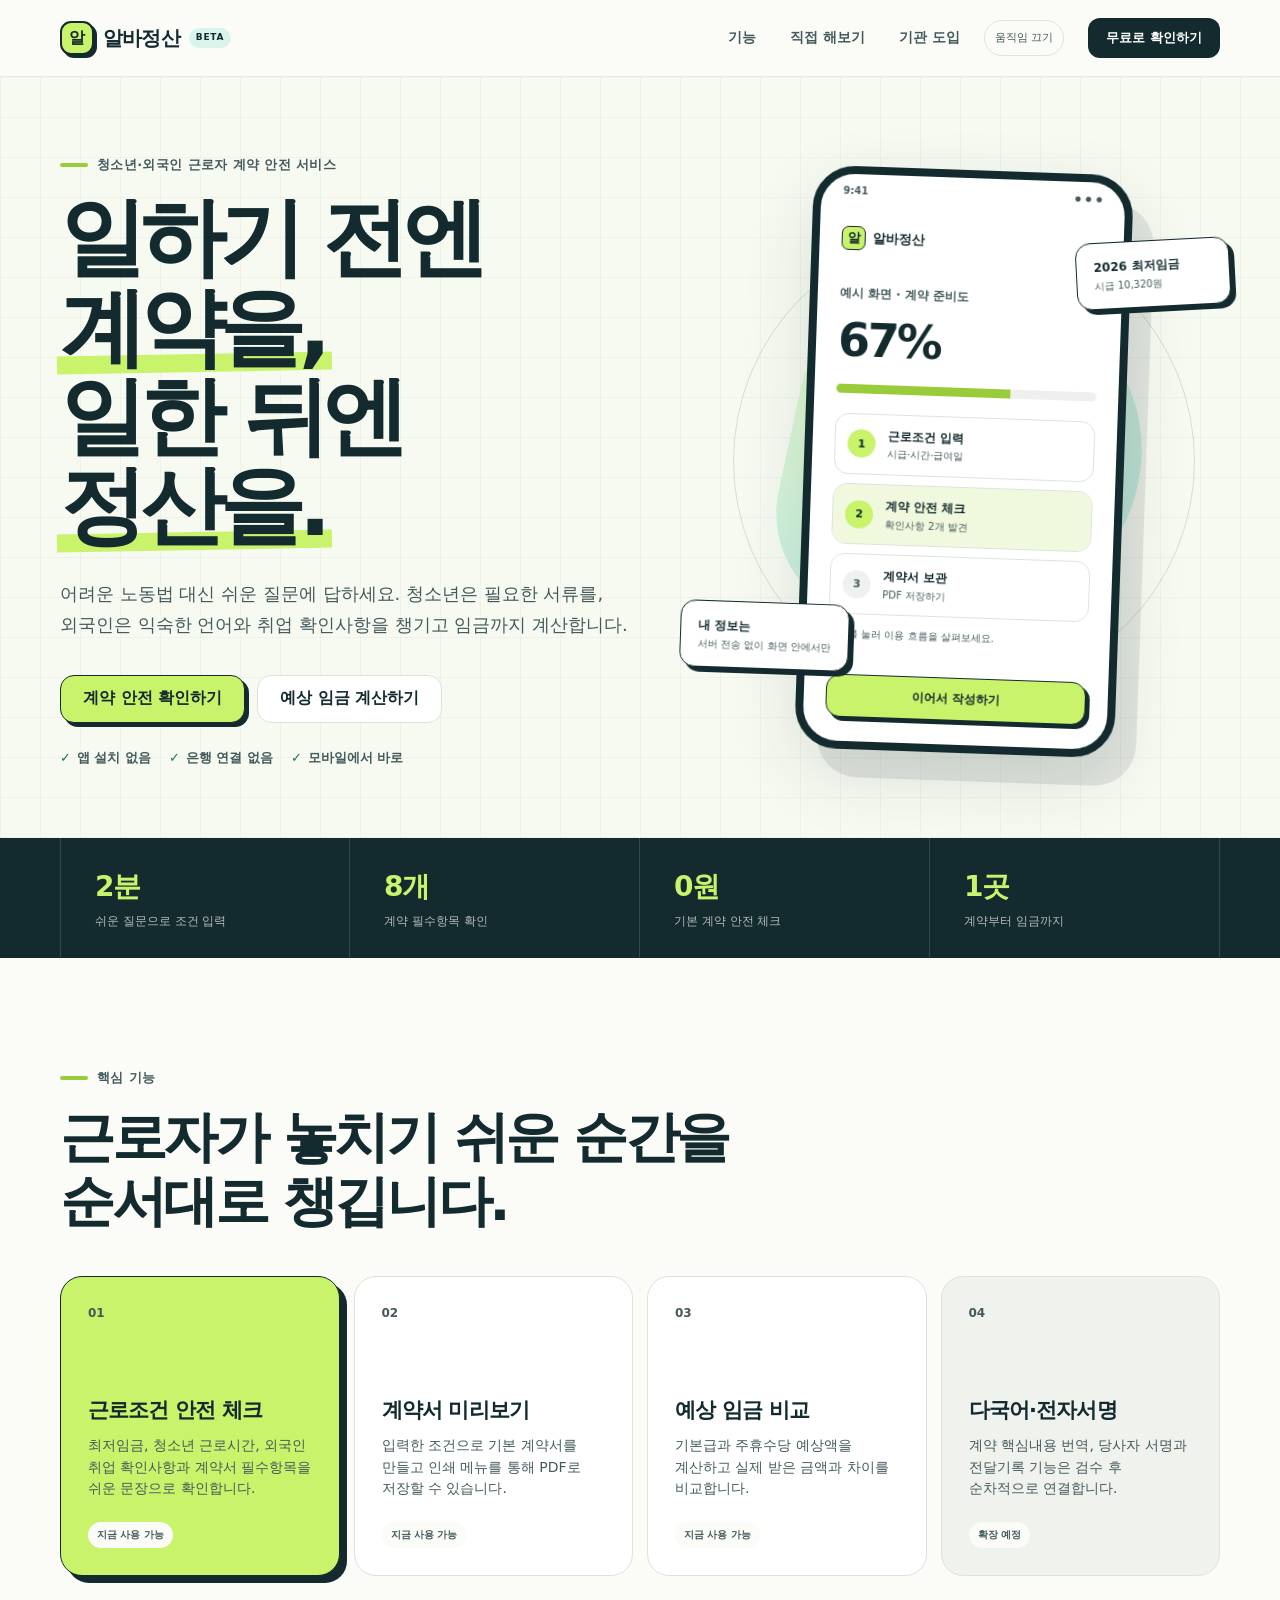
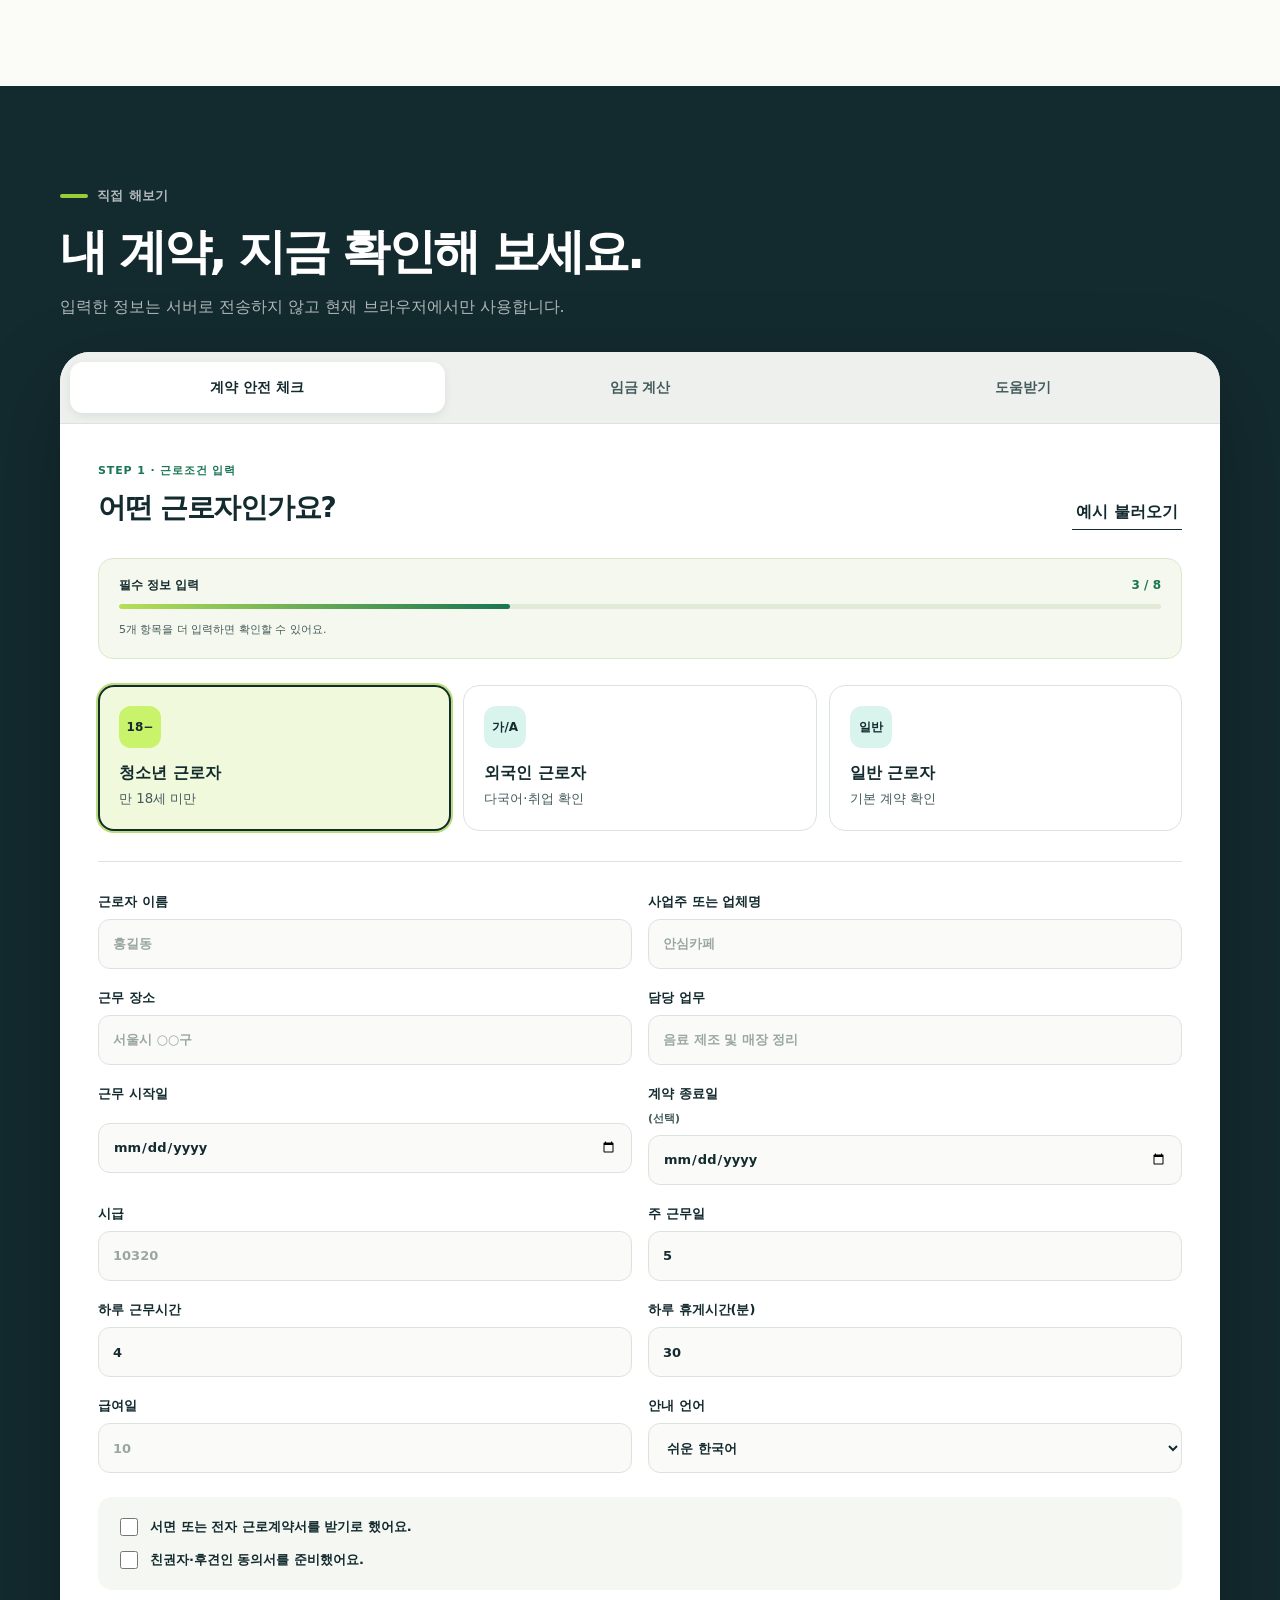
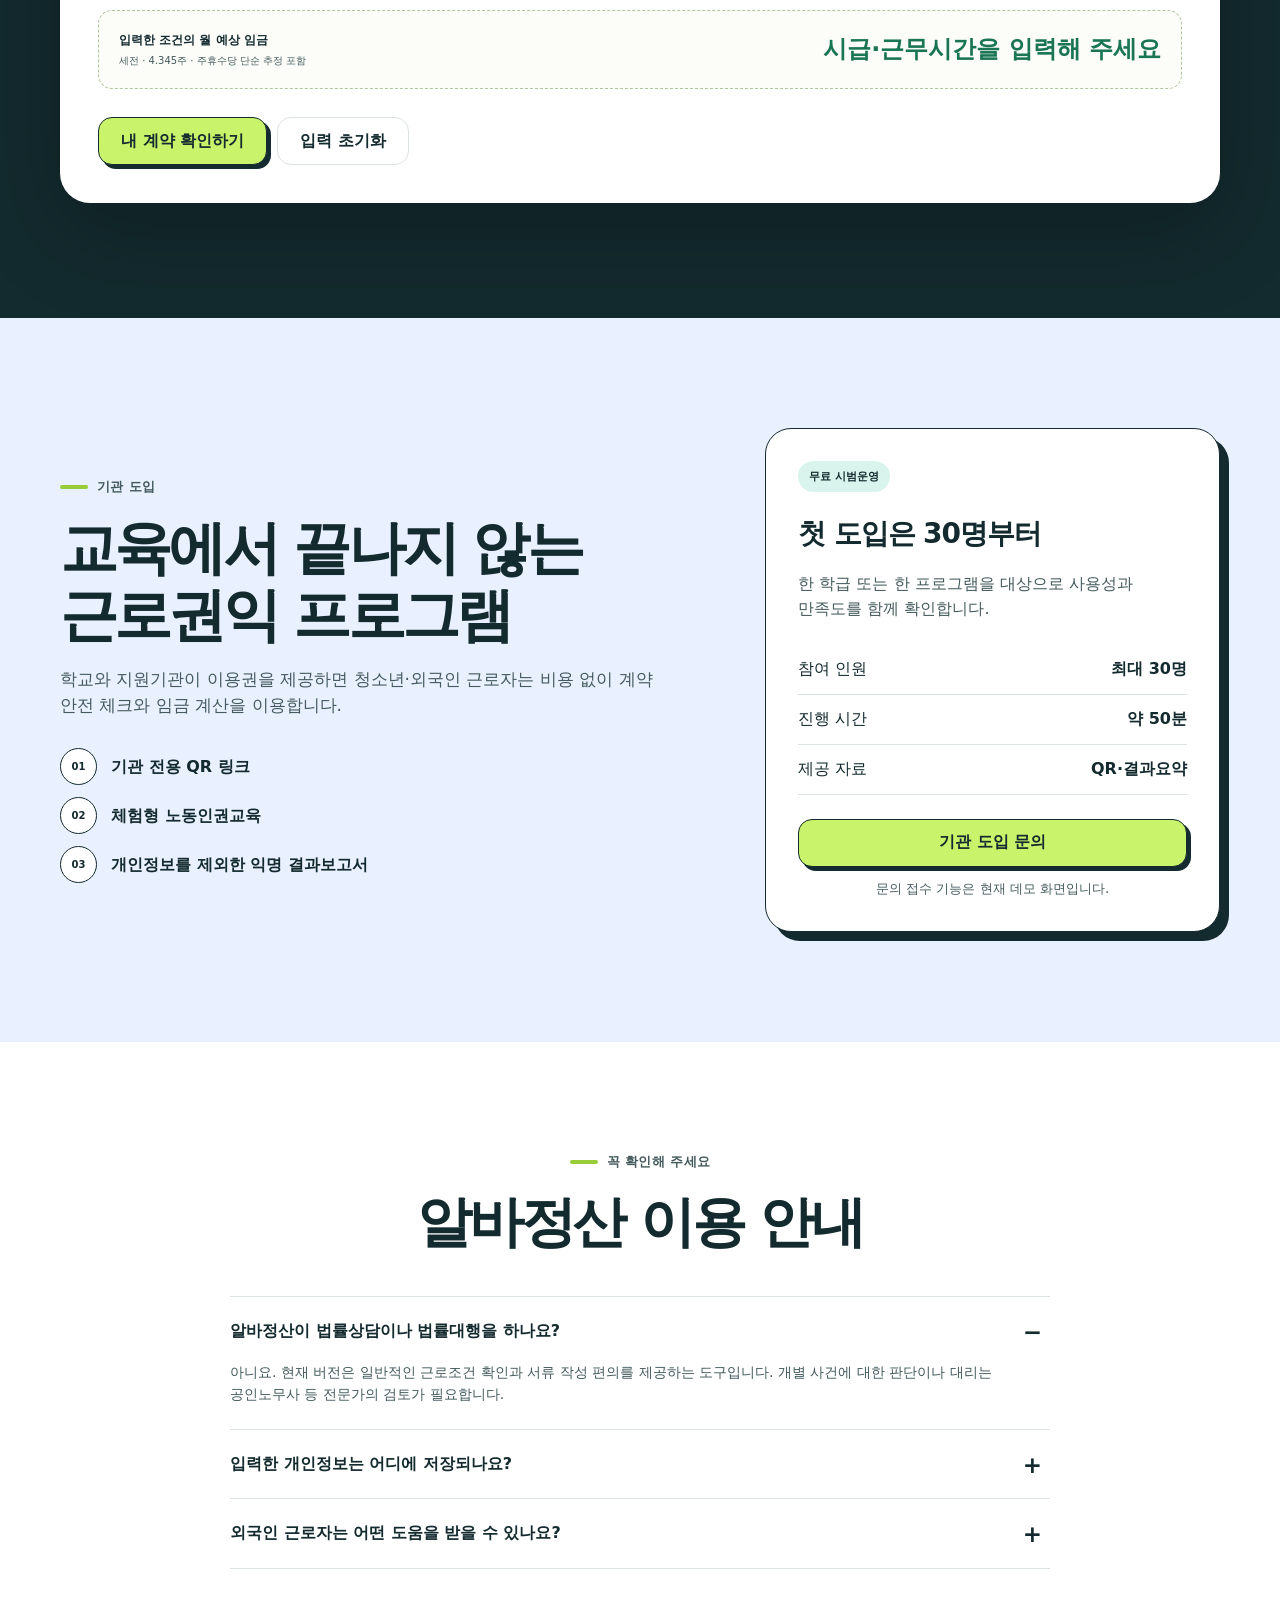
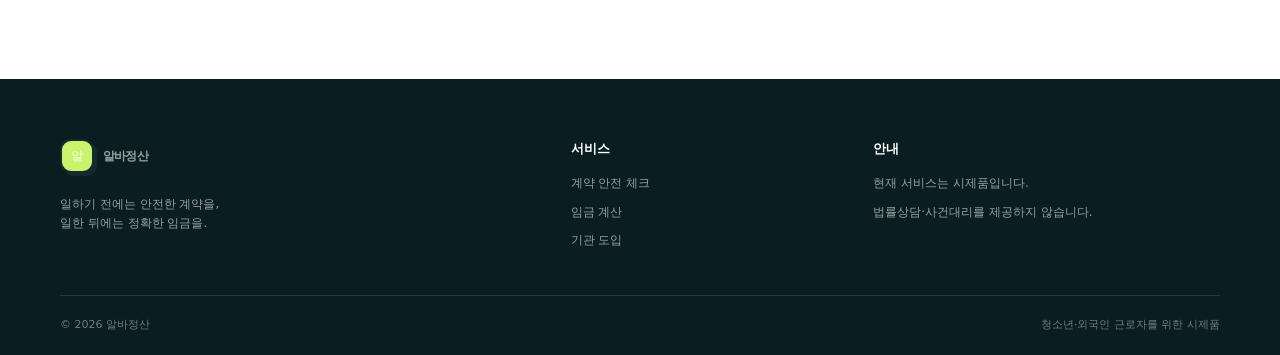
<file: index.html>
<!doctype html>
<html lang="ko">
  <head>
    <meta charset="UTF-8" />
    <meta name="viewport" content="width=device-width, initial-scale=1.0" />
    <meta
      name="description"
      content="청소년·외국인 근로자를 위한 모바일 근로계약·임금 확인 서비스 알바정산"
    />
    <title>알바정산 | 계약부터 임금 확인까지</title>
    <link rel="stylesheet" href="./styles.css" />
    <meta name="theme-color" content="#132a2e" />
    <link rel="icon" href="data:image/svg+xml,%3Csvg xmlns='http://www.w3.org/2000/svg' viewBox='0 0 64 64'%3E%3Crect width='64' height='64' rx='18' fill='%23c8f36a'/%3E%3Ctext x='32' y='44' font-size='39' font-family='sans-serif' font-weight='bold' text-anchor='middle' fill='%23132a2e'%3E알%3C/text%3E%3C/svg%3E" />
  </head>
  <body>
    <a class="skip-link" href="#main">본문으로 바로가기</a>

    <header class="site-header">
      <div class="reading-progress" aria-hidden="true"><span id="readingProgress"></span></div>
      <div class="container header-inner">
        <a class="brand" href="#top" aria-label="알바정산 홈">
          <span class="brand-mark" aria-hidden="true">알</span>
          <span>알바정산</span>
          <small>BETA</small>
        </a>
        <nav class="desktop-nav" aria-label="주요 메뉴">
          <a href="#features">기능</a>
          <a href="#workspace">직접 해보기</a>
          <a href="#institutions">기관 도입</a>
        </nav>
        <button class="motion-toggle" id="motionToggle" type="button" aria-pressed="false" hidden>움직임 끄기</button>
        <a class="button button-small button-dark" href="#workspace">무료로 확인하기</a>
      </div>
    </header>

    <main id="main">
      <section class="hero" id="top">
        <div class="container hero-grid">
          <div class="hero-copy">
            <p class="eyebrow"><span></span> 청소년·외국인 근로자 계약 안전 서비스</p>
            <h1>일하기 전엔 <em>계약을,</em><br />일한 뒤엔 <em>정산을.</em></h1>
            <p class="hero-description">
              어려운 노동법 대신 쉬운 질문에 답하세요. 청소년은 필요한 서류를,
              외국인은 익숙한 언어와 취업 확인사항을 챙기고 임금까지 계산합니다.
            </p>
            <div class="hero-actions">
              <button class="button button-primary" data-open-tool="contract">계약 안전 확인하기</button>
              <button class="button button-ghost" data-open-tool="wage">예상 임금 계산하기</button>
            </div>
            <ul class="hero-points" aria-label="서비스 특징">
              <li>앱 설치 없음</li>
              <li>은행 연결 없음</li>
              <li>모바일에서 바로</li>
            </ul>
          </div>

          <div class="phone-stage" aria-label="알바정산 이용 과정 예시">
            <div class="phone-card">
              <div class="phone-top">
                <span class="phone-time">9:41</span>
                <span class="status-dots">● ● ●</span>
              </div>
              <div class="phone-body">
                <div class="mini-brand"><span>알</span> 알바정산</div>
                <p class="phone-kicker">예시 화면 · 계약 준비도</p>
                <strong class="progress-number">67%</strong>
                <div class="progress-track"><span></span></div>
                <ol class="check-steps">
                  <li class="done"><button class="preview-step" type="button" data-preview-step="0" aria-pressed="false"><b>1</b><span><strong>근로조건 입력</strong><small>시급·시간·급여일</small></span></button></li>
                  <li class="done"><button class="preview-step" type="button" data-preview-step="1" aria-pressed="true"><b>2</b><span><strong>계약 안전 체크</strong><small>확인사항 2개 발견</small></span></button></li>
                  <li><button class="preview-step" type="button" data-preview-step="2" aria-pressed="false"><b>3</b><span><strong>계약서 보관</strong><small>PDF 저장하기</small></span></button></li>
                </ol>
                <p class="preview-hint" id="previewHint">단계를 눌러 이용 흐름을 살펴보세요.</p>
                <button class="button button-primary button-full" data-open-tool="contract">이어서 작성하기</button>
              </div>
            </div>
            <div class="floating-note note-one"><b>2026 최저임금</b><span>시급 10,320원</span></div>
            <div class="floating-note note-two"><b>내 정보는</b><span>서버 전송 없이 화면 안에서만</span></div>
          </div>
        </div>
      </section>

      <section class="stat-strip" aria-label="알바정산 핵심 정보">
        <div class="container stat-grid">
          <div><strong>2분</strong><span>쉬운 질문으로 조건 입력</span></div>
          <div><strong>8개</strong><span>계약 필수항목 확인</span></div>
          <div><strong>0원</strong><span>기본 계약 안전 체크</span></div>
          <div><strong>1곳</strong><span>계약부터 임금까지</span></div>
        </div>
      </section>

      <section class="section" id="features">
        <div class="container">
          <div class="section-heading">
            <p class="eyebrow"><span></span> 핵심 기능</p>
            <h2>근로자가 놓치기 쉬운 순간을<br />순서대로 챙깁니다.</h2>
          </div>
          <div class="feature-grid">
            <article class="feature-card feature-primary">
              <p class="feature-number">01</p>
              <h3>근로조건 안전 체크</h3>
              <p>최저임금, 청소년 근로시간, 외국인 취업 확인사항과 계약서 필수항목을 쉬운 문장으로 확인합니다.</p>
              <span class="feature-tag">지금 사용 가능</span>
            </article>
            <article class="feature-card">
              <p class="feature-number">02</p>
              <h3>계약서 미리보기</h3>
              <p>입력한 조건으로 기본 계약서를 만들고 인쇄 메뉴를 통해 PDF로 저장할 수 있습니다.</p>
              <span class="feature-tag">지금 사용 가능</span>
            </article>
            <article class="feature-card">
              <p class="feature-number">03</p>
              <h3>예상 임금 비교</h3>
              <p>기본급과 주휴수당 예상액을 계산하고 실제 받은 금액과 차이를 비교합니다.</p>
              <span class="feature-tag">지금 사용 가능</span>
            </article>
            <article class="feature-card feature-coming">
              <p class="feature-number">04</p>
              <h3>다국어·전자서명</h3>
              <p>계약 핵심내용 번역, 당사자 서명과 전달기록 기능은 검수 후 순차적으로 연결합니다.</p>
              <span class="feature-tag">확장 예정</span>
            </article>
          </div>
        </div>
      </section>

      <section class="tool-section" id="workspace">
        <div class="container">
          <div class="section-heading compact">
            <p class="eyebrow light"><span></span> 직접 해보기</p>
            <h2>내 계약, 지금 확인해 보세요.</h2>
            <p>입력한 정보는 서버로 전송하지 않고 현재 브라우저에서만 사용합니다.</p>
          </div>

          <div class="tool-shell">
            <div class="tool-tabs" role="tablist" aria-label="알바정산 도구">
              <button class="tool-tab active" type="button" role="tab" aria-selected="true" data-tab="contract">계약 안전 체크</button>
              <button class="tool-tab" type="button" role="tab" aria-selected="false" data-tab="wage">임금 계산</button>
              <button class="tool-tab" type="button" role="tab" aria-selected="false" data-tab="support">도움받기</button>
            </div>

            <section class="tool-panel active" data-panel="contract" role="tabpanel">
              <div class="panel-intro">
                <div>
                  <p class="step-label">STEP 1 · 근로조건 입력</p>
                  <h3>어떤 근로자인가요?</h3>
                </div>
                <button class="text-button" type="button" id="loadExample">예시 불러오기</button>
              </div>

              <form id="contractForm" novalidate>
                <div class="input-progress" id="inputProgress" hidden>
                  <div><span>필수 정보 입력</span><strong id="inputProgressText">0 / 8</strong></div>
                  <div class="input-progress-track" id="inputProgressBar" role="progressbar" aria-label="필수 정보 입력 완료" aria-valuemin="0" aria-valuemax="8" aria-valuenow="0"><span></span></div>
                  <small id="inputProgressHint">필수 정보를 채우면 확인 결과를 볼 수 있어요.</small>
                </div>
                <fieldset class="choice-grid">
                  <legend class="sr-only">근로자 유형</legend>
                  <label class="choice-card selected">
                    <input type="radio" name="workerType" value="youth" checked />
                    <span class="choice-symbol">18−</span>
                    <strong>청소년 근로자</strong>
                    <small>만 18세 미만</small>
                  </label>
                  <label class="choice-card">
                    <input type="radio" name="workerType" value="foreign" />
                    <span class="choice-symbol">가/A</span>
                    <strong>외국인 근로자</strong>
                    <small>다국어·취업 확인</small>
                  </label>
                  <label class="choice-card">
                    <input type="radio" name="workerType" value="adult" />
                    <span class="choice-symbol">일반</span>
                    <strong>일반 근로자</strong>
                    <small>기본 계약 확인</small>
                  </label>
                </fieldset>

                <div class="form-divider"></div>
                <div class="form-grid">
                  <label>근로자 이름<input id="workerName" name="workerName" autocomplete="name" placeholder="홍길동" required /></label>
                  <label>사업주 또는 업체명<input id="employerName" name="employerName" placeholder="안심카페" required /></label>
                  <label>근무 장소<input id="workplace" name="workplace" placeholder="서울시 ○○구" /></label>
                  <label>담당 업무<input id="job" name="job" placeholder="음료 제조 및 매장 정리" /></label>
                  <label>근무 시작일<input id="startDate" name="startDate" type="date" required /></label>
                  <label>계약 종료일 <small>(선택)</small><input id="endDate" name="endDate" type="date" /></label>
                  <label>시급<input id="hourlyWage" name="hourlyWage" type="number" inputmode="numeric" min="0" step="10" placeholder="10320" required /></label>
                  <label>주 근무일<input id="daysPerWeek" name="daysPerWeek" type="number" inputmode="numeric" min="1" max="7" value="5" required /></label>
                  <label>하루 근무시간<input id="hoursPerDay" name="hoursPerDay" type="number" inputmode="decimal" min="0.5" max="24" step="0.5" value="4" required /></label>
                  <label>하루 휴게시간(분)<input id="breakMinutes" name="breakMinutes" type="number" inputmode="numeric" min="0" step="10" value="30" required /></label>
                  <label>급여일<input id="payday" name="payday" type="number" inputmode="numeric" min="1" max="31" placeholder="10" required /></label>
                  <label>안내 언어<select id="language" name="language"><option value="ko">쉬운 한국어</option><option value="en">English 핵심요약(Beta)</option><option value="vi">Tiếng Việt 핵심요약(Beta)</option><option value="zh">中文 핵심요약(Beta)</option></select></label>
                </div>

                <div class="check-row">
                  <label class="check-control"><input id="writtenContract" type="checkbox" /> 서면 또는 전자 근로계약서를 받기로 했어요.</label>
                  <label class="check-control youth-only"><input id="guardianConsent" type="checkbox" /> 친권자·후견인 동의서를 준비했어요.</label>
                  <label class="check-control foreign-only" hidden><input id="workEligibility" type="checkbox" /> 체류자격과 취업 가능한 업종을 공식 경로에서 확인했어요.</label>
                </div>
                <div class="live-pay" id="livePay" hidden><span>입력한 조건의 월 예상 임금<small>세전 · 4.345주 · 주휴수당 단순 추정 포함</small></span><strong id="livePayValue">시급을 입력해 주세요</strong></div>

                <div class="form-actions">
                  <button class="button button-primary" type="submit">내 계약 확인하기</button>
                  <button class="button button-ghost" type="button" id="resetContract">입력 초기화</button>
                </div>
              </form>

              <div class="result-area" id="contractResult" hidden aria-live="polite">
                <div class="result-summary">
                  <div>
                    <p class="step-label">STEP 2 · 계약 안전 체크</p>
                    <h3 id="resultTitle">확인 결과</h3>
                  </div>
                  <div class="score-ring"><strong id="safetyScore">0</strong><span>점</span></div>
                </div>
                <div id="checkList" class="check-list"></div>
                <p class="result-disclaimer">점수는 입력항목 확인을 위한 시연용 표시이며, 계약의 적법성이나 권리 보장을 판단하지 않습니다.</p>
                <div class="salary-snapshot">
                  <p>월 예상 임금 <small>세전·4.345주 기준</small></p>
                  <strong id="monthlyEstimate">0원</strong>
                  <span id="weeklyDetail"></span>
                </div>
                <div class="result-actions">
                  <button class="button button-dark" type="button" id="makeContract">계약서 미리보기</button>
                  <button class="button button-ghost" type="button" data-open-tool="wage">실제 급여 비교하기</button>
                </div>
              </div>

              <div class="contract-preview" id="contractPreview" hidden>
                <div class="preview-toolbar no-print">
                  <div><p class="step-label">STEP 3 · 문서 보관</p><h3>근로계약서 미리보기</h3></div>
                  <button class="button button-primary" type="button" id="printContract">인쇄·PDF 저장</button>
                </div>
                <article class="paper" id="printArea">
                  <h2>근 로 계 약 서</h2>
                  <p class="paper-lead"><b id="paperEmployer">사업주</b>(이하 “사용자”)와 <b id="paperWorker">근로자</b>(이하 “근로자”)는 다음과 같이 근로계약을 체결한다.</p>
                  <table>
                    <tbody>
                      <tr><th>계약기간</th><td id="paperPeriod"></td></tr>
                      <tr><th>근무장소</th><td id="paperPlace"></td></tr>
                      <tr><th>업무내용</th><td id="paperJob"></td></tr>
                      <tr><th>근로시간</th><td id="paperHours"></td></tr>
                      <tr><th>임금</th><td id="paperWage"></td></tr>
                      <tr><th>임금지급일</th><td id="paperPayday"></td></tr>
                    </tbody>
                  </table>
                  <ol class="paper-clauses">
                    <li>휴일·휴가와 사회보험 적용은 관계 법령과 사업장 적용기준에 따른다.</li>
                    <li>사용자는 근로계약서를 근로자에게 교부하고, 양 당사자는 계약내용을 확인한다.</li>
                    <li>이 문서는 입력정보로 만든 기본 초안이며 개별 상황에 따라 검토가 필요할 수 있다.</li>
                  </ol>
                  <p class="paper-date" id="paperDate"></p>
                  <div class="signature-grid">
                    <div><b>사용자</b><p>성명: <span id="signEmployer"></span> (서명)</p></div>
                    <div><b>근로자</b><p>성명: <span id="signWorker"></span> (서명)</p></div>
                  </div>
                  <aside class="english-summary" id="englishSummary" hidden>
                    <h3 id="summaryLanguageTitle">Key terms in English</h3>
                    <p id="englishText"></p>
                    <small id="summaryLanguageNote">핵심내용을 이해하기 위한 Beta 요약이며, 전문가 번역 검수 전 자료입니다.</small>
                  </aside>
                  <aside class="guardian-sheet youth-only-paper" id="guardianSheet">
                    <h3>친권자·후견인 동의 확인</h3>
                    <p>연소근로자 본인이 위 근로계약을 체결하며, 친권자·후견인 동의서는 별도로 작성·보관합니다.</p>
                    <p>친권자·후견인 성명: ____________________ (서명)</p>
                  </aside>
                </article>
              </div>
            </section>

            <section class="tool-panel" data-panel="wage" role="tabpanel" hidden>
              <div class="panel-intro">
                <div><p class="step-label">임금 계산기</p><h3>얼마를 받아야 하는지 비교해요.</h3></div>
                <span class="soft-badge">2026 최저임금 10,320원</span>
              </div>
              <form id="wageForm">
                <div class="form-grid">
                  <label>시급<input id="calcHourly" type="number" min="0" step="10" value="10320" required /></label>
                  <label>주 근무일<input id="calcDays" type="number" min="1" max="7" value="5" required /></label>
                  <label>하루 근무시간<input id="calcHours" type="number" min="0.5" max="24" step="0.5" value="4" required /></label>
                  <label>계산할 주 수<input id="calcWeeks" type="number" min="1" max="53" step="0.001" value="4.345" required /></label>
                  <label>실제로 받은 금액 <small>(선택)</small><input id="actualPay" type="number" min="0" step="100" placeholder="입금액을 직접 입력" /></label>
                  <label>사업장 규모<select id="workplaceSize"><option value="under5">상시 5인 미만 또는 모름</option><option value="over5">상시 5인 이상</option></select></label>
                </div>
                <div class="form-actions"><button class="button button-primary" type="submit">예상 임금 계산하기</button></div>
              </form>
              <div class="pay-result" id="wageResult" hidden aria-live="polite">
                <div class="pay-total"><span>예상 지급액</span><strong id="expectedPay">0원</strong><small>세전 추정액</small></div>
                <dl>
                  <div><dt>기본급</dt><dd id="basePay">0원</dd></div>
                  <div><dt>주휴수당 예상</dt><dd id="holidayPay">0원</dd></div>
                  <div><dt>실제 수령액과 차이</dt><dd id="payDifference">입력 전</dd></div>
                </dl>
                <p class="notice">주휴수당은 주 15시간 이상 근무를 기준으로 단순 추정하며, 개근 여부·근로형태·사업장 상황 등에 따라 실제 금액이 달라질 수 있습니다.</p>
              </div>
            </section>

            <section class="tool-panel" data-panel="support" role="tabpanel" hidden>
              <div class="panel-intro"><div><p class="step-label">도움받기</p><h3>혼자 해결하기 어렵다면 연결해 드려요.</h3></div></div>
              <div class="support-grid">
                <article><span class="support-status live">이용 가능</span><h4>고용노동부 상담</h4><p>임금·근로계약 관련 일반상담은 국번 없이 1350에서 받을 수 있습니다.</p><a class="button button-dark" href="tel:1350">1350 전화하기</a></article>
                <article><span class="support-status soon">확장 예정</span><h4>외국인근로자 지원기관</h4><p>다국어 상담이 가능한 외국인근로자지원센터를 지역과 언어에 따라 안내합니다.</p><button class="button button-ghost demo-button" type="button">지원센터 찾기</button></article>
                <article><span class="support-status soon">확장 예정</span><h4>노무사 검토 연결</h4><p>복잡한 사례를 공인노무사 또는 공공 상담기관에 연결하는 기능입니다.</p><button class="button button-ghost demo-button" type="button">검토 요청</button></article>
              </div>
            </section>
          </div>
        </div>
      </section>

      <section class="section institution-section" id="institutions">
        <div class="container institution-grid">
          <div>
            <p class="eyebrow"><span></span> 기관 도입</p>
            <h2>교육에서 끝나지 않는<br />근로권익 프로그램</h2>
            <p>학교와 지원기관이 이용권을 제공하면 청소년·외국인 근로자는 비용 없이 계약 안전 체크와 임금 계산을 이용합니다.</p>
            <ul class="institution-list">
              <li><b>01</b><span>기관 전용 QR 링크</span></li>
              <li><b>02</b><span>체험형 노동인권교육</span></li>
              <li><b>03</b><span>개인정보를 제외한 익명 결과보고서</span></li>
            </ul>
          </div>
          <aside class="institution-card">
            <span class="soft-badge">무료 시범운영</span>
            <h3>첫 도입은 30명부터</h3>
            <p>한 학급 또는 한 프로그램을 대상으로 사용성과 만족도를 함께 확인합니다.</p>
            <dl><div><dt>참여 인원</dt><dd>최대 30명</dd></div><div><dt>진행 시간</dt><dd>약 50분</dd></div><div><dt>제공 자료</dt><dd>QR·결과요약</dd></div></dl>
            <button class="button button-primary button-full demo-button" type="button">기관 도입 문의</button>
            <small>문의 접수 기능은 현재 데모 화면입니다.</small>
          </aside>
        </div>
      </section>

      <section class="section faq-section">
        <div class="container narrow">
          <div class="section-heading centered"><p class="eyebrow"><span></span> 꼭 확인해 주세요</p><h2>알바정산 이용 안내</h2></div>
          <details open><summary>알바정산이 법률상담이나 법률대행을 하나요?</summary><p>아니요. 현재 버전은 일반적인 근로조건 확인과 서류 작성 편의를 제공하는 도구입니다. 개별 사건에 대한 판단이나 대리는 공인노무사 등 전문가의 검토가 필요합니다.</p></details>
          <details><summary>입력한 개인정보는 어디에 저장되나요?</summary><p>이 데모에서는 서버로 전송하지 않으며 현재 브라우저 안에서만 계산에 사용합니다. 인쇄 또는 PDF 저장 후에는 공용기기에서 화면을 닫아 주세요.</p></details>
          <details><summary>외국인 근로자는 어떤 도움을 받을 수 있나요?</summary><p>쉬운 한국어와 다국어 핵심요약으로 계약조건을 확인하고, 체류자격과 취업 가능한 업종을 공식 경로에서 확인하도록 안내합니다. 비자 적법 여부를 대신 판단하지는 않습니다.</p></details>
        </div>
      </section>
    </main>

    <footer>
      <div class="container footer-grid">
        <div><a class="brand footer-brand" href="#top"><span class="brand-mark">알</span><span>알바정산</span></a><p>일하기 전에는 안전한 계약을,<br />일한 뒤에는 정확한 임금을.</p></div>
        <div><b>서비스</b><a href="#workspace">계약 안전 체크</a><a href="#workspace">임금 계산</a><a href="#institutions">기관 도입</a></div>
        <div><b>안내</b><span>현재 서비스는 시제품입니다.</span><span>법률상담·사건대리를 제공하지 않습니다.</span></div>
      </div>
      <div class="container footer-bottom"><span>© 2026 알바정산</span><span>청소년·외국인 근로자를 위한 시제품</span></div>
    </footer>

    <div class="toast" id="toast" role="status" aria-live="polite"></div>
    <script src="./app.js"></script>
    <script src="./ui.js"></script>
  </body>
</html>
</file>
<file: styles.css>
:root {
  --ink: #132a2e;
  --ink-soft: #445a5c;
  --paper: #fbfcf7;
  --white: #ffffff;
  --mint: #c8f36a;
  --mint-dark: #99cc39;
  --aqua: #d9f4ec;
  --sky: #dcecff;
  --line: #dce3df;
  --warning: #fff1d6;
  --danger: #d7462f;
  --success: #197553;
  --shadow: 0 24px 70px rgba(20, 42, 46, 0.12);
  --radius-xl: 30px;
  --radius-lg: 22px;
  --radius-md: 16px;
}

* { box-sizing: border-box; }
[hidden] { display: none !important; }
html { scroll-behavior: smooth; }
section[id] { scroll-margin-top: 92px; }
body {
  margin: 0;
  color: var(--ink);
  background: var(--paper);
  font-family: Pretendard, "Noto Sans KR", "Apple SD Gothic Neo", system-ui, -apple-system, BlinkMacSystemFont, "Segoe UI", sans-serif;
  line-height: 1.55;
  word-break: keep-all;
}
button, input, select { font: inherit; }
button, a { -webkit-tap-highlight-color: transparent; }
a { color: inherit; text-decoration: none; }
button { color: inherit; }
.container { width: min(1160px, calc(100% - 40px)); margin: 0 auto; }
.narrow { width: min(820px, calc(100% - 40px)); }
.skip-link { position: fixed; left: 16px; top: -60px; z-index: 1000; padding: 10px 14px; background: var(--ink); color: white; border-radius: 10px; }
.skip-link:focus { top: 16px; }
.sr-only { position: absolute; width: 1px; height: 1px; padding: 0; overflow: hidden; clip: rect(0,0,0,0); white-space: nowrap; border: 0; }

.site-header { position: sticky; top: 0; z-index: 50; background: rgba(251,252,247,.92); border-bottom: 1px solid rgba(19,42,46,.08); backdrop-filter: blur(14px); }
.header-inner { height: 76px; display: flex; align-items: center; justify-content: space-between; gap: 24px; }
.brand { display: inline-flex; align-items: center; gap: 9px; font-size: 20px; font-weight: 850; letter-spacing: -0.04em; }
.brand-mark { display: grid; place-items: center; width: 34px; height: 34px; color: var(--ink); background: var(--mint); border: 2px solid var(--ink); border-radius: 11px; font-size: 16px; box-shadow: 3px 3px 0 var(--ink); }
.brand small { padding: 3px 7px; border-radius: 20px; background: var(--aqua); font-size: 9px; letter-spacing: .08em; }
.desktop-nav { display: flex; align-items: center; gap: 34px; margin-left: auto; }
.desktop-nav a { color: var(--ink-soft); font-size: 14px; font-weight: 700; }
.desktop-nav a:hover { color: var(--ink); }

.button { display: inline-flex; min-height: 48px; align-items: center; justify-content: center; gap: 8px; padding: 0 22px; border: 1px solid transparent; border-radius: 14px; font-weight: 800; cursor: pointer; transition: transform .18s ease, box-shadow .18s ease, background .18s ease; }
.button:hover { transform: translateY(-2px); }
.button:focus-visible, input:focus-visible, select:focus-visible, summary:focus-visible { outline: 3px solid rgba(48, 118, 255, .35); outline-offset: 2px; }
.button-primary { color: var(--ink); background: var(--mint); border-color: var(--ink); box-shadow: 4px 4px 0 var(--ink); }
.button-primary:hover { background: #d4fa83; box-shadow: 2px 2px 0 var(--ink); }
.button-dark { color: white; background: var(--ink); }
.button-dark:hover { background: #1f4146; }
.button-ghost { background: white; border-color: var(--line); }
.button-ghost:hover { border-color: var(--ink); }
.button-small { min-height: 40px; padding: 0 17px; border-radius: 12px; font-size: 13px; }
.button-full { width: 100%; }
.text-button { padding: 4px; border: 0; border-bottom: 1px solid var(--ink); background: transparent; font-weight: 750; cursor: pointer; }

.hero { min-height: 720px; display: grid; align-items: center; overflow: hidden; padding: 78px 0 70px; background-image: linear-gradient(rgba(19,42,46,.035) 1px, transparent 1px), linear-gradient(90deg, rgba(19,42,46,.035) 1px, transparent 1px); background-size: 40px 40px; }
.hero-grid { display: grid; grid-template-columns: 1.06fr .94fr; align-items: center; gap: 70px; }
.eyebrow { display: flex; align-items: center; gap: 9px; margin: 0 0 18px; color: var(--ink-soft); font-size: 13px; font-weight: 850; letter-spacing: .03em; }
.eyebrow span { width: 28px; height: 4px; border-radius: 8px; background: var(--mint-dark); }
.hero h1 { margin: 0; font-size: clamp(50px, 6.8vw, 86px); line-height: 1.04; letter-spacing: -.075em; }
.hero h1 em { position: relative; z-index: 0; font-style: normal; }
.hero h1 em::after { content: ""; position: absolute; z-index: -1; left: -3px; right: -7px; bottom: 5px; height: 18px; background: var(--mint); transform: rotate(-1deg); }
.hero-description { max-width: 650px; margin: 28px 0 0; color: var(--ink-soft); font-size: 18px; line-height: 1.72; }
.hero-actions { display: flex; flex-wrap: wrap; gap: 12px; margin-top: 34px; }
.hero-points { display: flex; flex-wrap: wrap; gap: 18px; margin: 25px 0 0; padding: 0; list-style: none; color: var(--ink-soft); font-size: 13px; font-weight: 700; }
.hero-points li::before { content: "✓"; margin-right: 6px; color: var(--success); font-weight: 900; }

.phone-stage { position: relative; display: grid; place-items: center; min-height: 540px; }
.phone-stage::before { content: ""; position: absolute; width: 460px; height: 460px; border: 1px solid rgba(19,42,46,.14); border-radius: 50%; }
.phone-stage::after { content: ""; position: absolute; width: 350px; height: 350px; background: var(--aqua); border-radius: 46% 54% 64% 36%; transform: rotate(12deg); }
.phone-card { position: relative; z-index: 2; width: 320px; min-height: 550px; overflow: hidden; background: white; border: 8px solid var(--ink); border-radius: 42px; box-shadow: 22px 28px 0 rgba(19,42,46,.1), var(--shadow); transform: rotate(2deg); }
.phone-top { height: 34px; display: flex; align-items: center; justify-content: space-between; padding: 0 22px; color: var(--ink-soft); font-size: 10px; font-weight: 800; }
.status-dots { letter-spacing: 1px; font-size: 7px; }
.phone-body { padding: 18px 22px 24px; }
.mini-brand { display: flex; align-items: center; gap: 7px; font-size: 13px; font-weight: 850; }
.mini-brand span { display: grid; place-items: center; width: 24px; height: 24px; background: var(--mint); border: 1px solid var(--ink); border-radius: 7px; }
.phone-kicker { margin: 34px 0 0; color: var(--ink-soft); font-size: 12px; font-weight: 800; }
.progress-number { display: block; margin-top: 2px; font-size: 46px; letter-spacing: -.06em; }
.progress-track { height: 9px; margin-top: 8px; overflow: hidden; background: #edf0ed; border-radius: 20px; }
.progress-track span { display: block; width: 67%; height: 100%; background: var(--mint-dark); }
.check-steps { display: grid; gap: 12px; margin: 25px 0 24px; padding: 0; list-style: none; }
.check-steps li { display: flex; align-items: center; gap: 12px; padding: 12px; border: 1px solid var(--line); border-radius: 14px; }
.check-steps li b { display: grid; flex: 0 0 auto; place-items: center; width: 28px; height: 28px; color: var(--ink-soft); background: #eef1ef; border-radius: 50%; font-size: 11px; }
.check-steps li.done b { color: var(--ink); background: var(--mint); }
.check-steps span { display: grid; }
.check-steps strong { font-size: 12px; }
.check-steps small { margin-top: 1px; color: var(--ink-soft); font-size: 10px; }
.phone-card .button { min-height: 43px; font-size: 12px; }
.floating-note { position: absolute; z-index: 4; display: grid; gap: 1px; min-width: 154px; padding: 15px 17px; background: white; border: 1px solid var(--ink); border-radius: 15px; box-shadow: 5px 5px 0 var(--ink); font-size: 12px; }
.floating-note span { color: var(--ink-soft); font-size: 10px; }
.note-one { top: 70px; right: -10px; transform: rotate(-3deg); }
.note-two { left: -28px; bottom: 84px; transform: rotate(2deg); }

.stat-strip { background: var(--ink); color: white; }
.stat-grid { display: grid; grid-template-columns: repeat(4, 1fr); }
.stat-grid div { display: grid; gap: 4px; padding: 27px 34px; border-right: 1px solid rgba(255,255,255,.14); }
.stat-grid div:first-child { border-left: 1px solid rgba(255,255,255,.14); }
.stat-grid strong { color: var(--mint); font-size: 28px; letter-spacing: -.04em; }
.stat-grid span { color: rgba(255,255,255,.68); font-size: 12px; }

.section { padding: 110px 0; }
.section-heading { margin-bottom: 42px; }
.section-heading h2 { margin: 0; font-size: clamp(34px, 5vw, 55px); line-height: 1.16; letter-spacing: -.06em; }
.section-heading.compact { margin-bottom: 32px; }
.section-heading.compact h2 { font-size: clamp(34px, 4vw, 48px); color: white; }
.section-heading.compact > p:last-child { color: rgba(255,255,255,.66); }
.section-heading.centered { text-align: center; }
.section-heading.centered .eyebrow { justify-content: center; }
.feature-grid { display: grid; grid-template-columns: repeat(4, 1fr); gap: 14px; }
.feature-card { min-height: 300px; display: flex; flex-direction: column; padding: 27px; background: white; border: 1px solid var(--line); border-radius: var(--radius-lg); }
.feature-primary { background: var(--mint); border-color: var(--ink); box-shadow: 7px 7px 0 var(--ink); }
.feature-coming { background: #f0f2ee; }
.feature-number { margin: 0 0 auto; color: var(--ink-soft); font-size: 12px; font-weight: 850; }
.feature-card h3 { margin: 34px 0 9px; font-size: 21px; letter-spacing: -.04em; }
.feature-card > p:not(.feature-number) { margin: 0; color: var(--ink-soft); font-size: 14px; }
.feature-tag { align-self: flex-start; margin-top: 22px; padding: 5px 9px; background: var(--paper); border-radius: 20px; color: var(--ink-soft); font-size: 10px; font-weight: 800; }

.tool-section { padding: 100px 0 115px; background: var(--ink); }
.eyebrow.light { color: rgba(255,255,255,.68); }
.tool-shell { overflow: hidden; background: white; border-radius: var(--radius-xl); box-shadow: 0 30px 90px rgba(0,0,0,.22); }
.tool-tabs { display: flex; padding: 10px; gap: 8px; background: #edf0ed; border-bottom: 1px solid var(--line); }
.tool-tab { flex: 1; min-height: 51px; padding: 0 14px; border: 0; border-radius: 13px; background: transparent; color: var(--ink-soft); font-size: 14px; font-weight: 800; cursor: pointer; }
.tool-tab.active { background: white; color: var(--ink); box-shadow: 0 4px 14px rgba(19,42,46,.08); }
.tool-panel { padding: 38px; }
.panel-intro { display: flex; align-items: flex-end; justify-content: space-between; gap: 20px; margin-bottom: 28px; }
.step-label { margin: 0 0 7px; color: var(--success); font-size: 11px; font-weight: 900; letter-spacing: .08em; }
.panel-intro h3, .result-summary h3, .preview-toolbar h3 { margin: 0; font-size: 28px; letter-spacing: -.045em; }
.choice-grid { display: grid; grid-template-columns: repeat(3, 1fr); gap: 12px; margin: 0; padding: 0; border: 0; }
.choice-card { position: relative; display: grid; gap: 3px; padding: 20px; border: 1px solid var(--line); border-radius: var(--radius-md); cursor: pointer; transition: border .18s ease, background .18s ease; }
.choice-card:hover { border-color: var(--ink); }
.choice-card.selected { background: #f1f9dc; border: 2px solid var(--ink); padding: 19px; }
.choice-card input { position: absolute; opacity: 0; pointer-events: none; }
.choice-symbol { display: grid; place-items: center; width: 42px; height: 42px; margin-bottom: 10px; background: var(--aqua); border-radius: 12px; font-size: 12px; font-weight: 900; }
.choice-card.selected .choice-symbol { background: var(--mint); }
.choice-card small { color: var(--ink-soft); }
.form-divider { height: 1px; margin: 30px 0; background: var(--line); }
.form-grid { display: grid; grid-template-columns: repeat(2, 1fr); gap: 19px 16px; }
.form-grid label { display: grid; gap: 7px; color: var(--ink); font-size: 13px; font-weight: 800; }
.form-grid label small { color: var(--ink-soft); font-weight: 600; }
input, select { width: 100%; height: 50px; padding: 0 14px; color: var(--ink); background: #fafbf9; border: 1px solid var(--line); border-radius: 12px; }
input::placeholder { color: #9aa6a3; }
input:focus, select:focus { background: white; border-color: var(--ink); }
.check-row { display: grid; gap: 9px; margin-top: 24px; padding: 18px; background: #f5f7f3; border-radius: 14px; }
.check-control { display: flex; align-items: center; gap: 9px; font-size: 13px; font-weight: 700; }
.check-control input { width: 18px; height: 18px; accent-color: var(--success); }
.form-actions, .result-actions { display: flex; flex-wrap: wrap; gap: 10px; margin-top: 28px; }
.result-area, .contract-preview, .pay-result { margin-top: 38px; padding-top: 38px; border-top: 1px solid var(--line); }
.result-summary { display: flex; align-items: center; justify-content: space-between; gap: 20px; }
.score-ring { width: 82px; height: 82px; display: flex; align-items: baseline; justify-content: center; padding-top: 20px; background: var(--mint); border: 2px solid var(--ink); border-radius: 50%; box-shadow: 4px 4px 0 var(--ink); }
.score-ring strong { font-size: 27px; line-height: 1; }
.score-ring span { font-size: 11px; font-weight: 800; }
.check-list { display: grid; gap: 10px; margin-top: 25px; }
.check-item { display: grid; grid-template-columns: 34px 1fr; gap: 12px; padding: 16px; border: 1px solid var(--line); border-radius: 14px; }
.check-icon { display: grid; place-items: center; width: 34px; height: 34px; border-radius: 50%; font-size: 13px; font-weight: 900; }
.check-item.good .check-icon { color: var(--success); background: #dcf4e9; }
.check-item.warn .check-icon { color: #9f5800; background: var(--warning); }
.check-item.danger .check-icon { color: var(--danger); background: #ffe3df; }
.check-item h4 { margin: 0 0 2px; font-size: 14px; }
.check-item p { margin: 0; color: var(--ink-soft); font-size: 12px; }
.salary-snapshot { display: flex; align-items: center; gap: 20px; margin-top: 18px; padding: 20px; color: white; background: var(--ink); border-radius: 17px; }
.salary-snapshot p { display: grid; margin: 0 auto 0 0; font-weight: 800; }
.salary-snapshot p small { color: rgba(255,255,255,.55); font-weight: 500; }
.salary-snapshot strong { color: var(--mint); font-size: 27px; letter-spacing: -.03em; }
.salary-snapshot > span { max-width: 190px; color: rgba(255,255,255,.62); font-size: 11px; }
.preview-toolbar { display: flex; align-items: center; justify-content: space-between; gap: 20px; margin-bottom: 20px; }
.paper { max-width: 800px; min-height: 930px; margin: 0 auto; padding: 65px 70px; color: #111; background: white; border: 1px solid #cdd2cf; box-shadow: 0 16px 55px rgba(19,42,46,.09); font-family: "Batang", "Times New Roman", serif; }
.paper h2 { margin: 0 0 36px; text-align: center; font-size: 30px; letter-spacing: .25em; }
.paper-lead { line-height: 1.8; }
.paper table { width: 100%; margin: 26px 0; border-collapse: collapse; font-size: 13px; }
.paper th, .paper td { padding: 12px; border: 1px solid #555; text-align: left; }
.paper th { width: 25%; background: #f1f1f1; }
.paper-clauses { padding-left: 22px; font-size: 12px; line-height: 1.7; }
.paper-date { margin-top: 45px; text-align: center; }
.signature-grid { display: grid; grid-template-columns: 1fr 1fr; gap: 35px; margin-top: 40px; }
.signature-grid > div { padding-top: 14px; border-top: 1px solid #333; }
.english-summary, .guardian-sheet { margin-top: 34px; padding: 18px; border: 1px solid #777; font-family: Arial, sans-serif; }
.english-summary h3, .guardian-sheet h3 { margin-top: 0; font-size: 15px; }
.english-summary p, .guardian-sheet p { font-size: 12px; }
.soft-badge { display: inline-flex; align-items: center; min-height: 31px; padding: 0 11px; background: var(--aqua); border-radius: 20px; font-size: 11px; font-weight: 850; }
.pay-result { display: grid; grid-template-columns: .8fr 1.2fr; gap: 22px; }
.pay-total { display: grid; align-content: center; padding: 25px; color: white; background: var(--ink); border-radius: 20px; }
.pay-total span { color: rgba(255,255,255,.68); font-size: 13px; }
.pay-total strong { margin: 5px 0; color: var(--mint); font-size: 34px; }
.pay-total small { color: rgba(255,255,255,.55); }
.pay-result dl { margin: 0; }
.pay-result dl div { display: flex; justify-content: space-between; gap: 20px; padding: 16px 0; border-bottom: 1px solid var(--line); }
.pay-result dt { color: var(--ink-soft); }
.pay-result dd { margin: 0; font-weight: 850; }
.notice { grid-column: 1 / -1; margin: 0; padding: 14px 16px; background: var(--warning); border-radius: 12px; color: #6e4b17; font-size: 12px; }
.support-grid { display: grid; grid-template-columns: repeat(3, 1fr); gap: 14px; }
.support-grid article { display: flex; flex-direction: column; align-items: flex-start; min-height: 245px; padding: 24px; background: #f7f8f5; border: 1px solid var(--line); border-radius: 18px; }
.support-grid h4 { margin: 20px 0 7px; font-size: 19px; }
.support-grid p { margin: 0 0 24px; color: var(--ink-soft); font-size: 13px; }
.support-grid .button { width: 100%; margin-top: auto; }
.support-status { padding: 5px 8px; border-radius: 20px; font-size: 10px; font-weight: 850; }
.support-status.live { color: var(--success); background: #dcf4e9; }
.support-status.soon { color: var(--ink-soft); background: #e8ece9; }

.institution-section { background: #e9f0ff; }
.institution-grid { display: grid; grid-template-columns: 1.15fr .85fr; align-items: center; gap: 90px; }
.institution-grid h2 { margin: 0; font-size: clamp(38px, 5vw, 58px); line-height: 1.15; letter-spacing: -.065em; }
.institution-grid > div > p:not(.eyebrow) { max-width: 630px; color: var(--ink-soft); font-size: 17px; }
.institution-list { display: grid; gap: 12px; margin: 30px 0 0; padding: 0; list-style: none; }
.institution-list li { display: flex; align-items: center; gap: 14px; font-weight: 800; }
.institution-list b { display: grid; place-items: center; width: 37px; height: 37px; background: white; border: 1px solid var(--ink); border-radius: 50%; font-size: 10px; }
.institution-card { padding: 32px; background: white; border: 1px solid var(--ink); border-radius: 26px; box-shadow: 9px 9px 0 var(--ink); }
.institution-card h3 { margin: 20px 0 7px; font-size: 28px; letter-spacing: -.04em; }
.institution-card > p { color: var(--ink-soft); }
.institution-card dl { margin: 24px 0; }
.institution-card dl div { display: flex; justify-content: space-between; padding: 12px 0; border-bottom: 1px solid var(--line); }
.institution-card dd { margin: 0; font-weight: 850; }
.institution-card > small { display: block; margin-top: 12px; color: var(--ink-soft); text-align: center; }

.faq-section { background: white; }
details { border-top: 1px solid var(--line); }
details:last-child { border-bottom: 1px solid var(--line); }
summary { position: relative; padding: 22px 42px 22px 0; font-weight: 850; cursor: pointer; list-style: none; }
summary::after { content: "+"; position: absolute; right: 8px; top: 18px; font-size: 23px; }
details[open] summary::after { content: "−"; }
details p { margin: -4px 0 23px; padding-right: 42px; color: var(--ink-soft); font-size: 14px; }

footer { padding: 60px 0 22px; color: white; background: #0a1d20; }
.footer-grid { display: grid; grid-template-columns: 1.3fr .7fr 1fr; gap: 60px; }
.footer-brand { color: white; }
.footer-grid > div { display: grid; align-content: start; gap: 10px; }
.footer-grid p, .footer-grid span, .footer-grid a:not(.brand) { color: rgba(255,255,255,.58); font-size: 12px; }
.footer-grid b { margin-bottom: 5px; font-size: 13px; }
.footer-bottom { display: flex; justify-content: space-between; margin-top: 45px; padding-top: 20px; border-top: 1px solid rgba(255,255,255,.12); color: rgba(255,255,255,.42); font-size: 11px; }
.toast { position: fixed; z-index: 100; left: 50%; bottom: 25px; max-width: calc(100% - 32px); padding: 13px 18px; color: white; background: var(--ink); border: 1px solid rgba(255,255,255,.2); border-radius: 13px; box-shadow: var(--shadow); font-size: 13px; font-weight: 750; opacity: 0; pointer-events: none; transform: translate(-50%, 20px); transition: .25s ease; }
.toast.show { opacity: 1; transform: translate(-50%, 0); }

@media (max-width: 900px) {
  .desktop-nav { display: none; }
  .hero { min-height: auto; }
  .hero-grid, .institution-grid { grid-template-columns: 1fr; }
  .hero-grid { gap: 40px; }
  .phone-stage { min-height: 580px; }
  .feature-grid { grid-template-columns: repeat(2, 1fr); }
  .stat-grid { grid-template-columns: repeat(2, 1fr); }
  .stat-grid div { border-bottom: 1px solid rgba(255,255,255,.14); }
  .support-grid { grid-template-columns: 1fr; }
  .institution-grid { gap: 48px; }
}

@media (max-width: 620px) {
  .container, .narrow { width: min(100% - 28px, 1160px); }
  .site-header .button-small { display: none; }
  .header-inner { height: 66px; }
  .hero { padding-top: 55px; }
  .hero h1 { font-size: 50px; }
  .hero-description { font-size: 16px; }
  .hero-actions { display: grid; }
  .phone-stage { min-height: 530px; transform: scale(.9); margin: -20px -20px -45px; }
  .note-one { right: 0; }
  .note-two { left: 0; }
  .stat-grid { grid-template-columns: 1fr 1fr; }
  .stat-grid div { padding: 22px 18px; }
  .stat-grid strong { font-size: 23px; }
  .section { padding: 76px 0; }
  .feature-grid, .form-grid, .choice-grid, .pay-result, .signature-grid, .footer-grid { grid-template-columns: 1fr; }
  .feature-card { min-height: 240px; }
  .tool-section { padding: 72px 0; }
  .tool-tabs { overflow-x: auto; }
  .tool-tab { min-width: 125px; }
  .tool-panel { padding: 24px 18px; }
  .panel-intro, .preview-toolbar, .result-summary { align-items: flex-start; }
  .panel-intro h3, .result-summary h3, .preview-toolbar h3 { font-size: 24px; }
  .salary-snapshot { display: grid; gap: 4px; }
  .salary-snapshot p { margin: 0; }
  .paper { min-height: 800px; padding: 38px 25px; }
  .paper h2 { font-size: 23px; }
  .paper th, .paper td { padding: 9px; font-size: 11px; }
  .institution-card { padding: 25px; box-shadow: 6px 6px 0 var(--ink); }
  .footer-grid { gap: 35px; }
}

@media print {
  body * { visibility: hidden !important; }
  #printArea, #printArea * { visibility: visible !important; }
  #printArea { position: absolute; left: 0; top: 0; width: 100%; max-width: none; min-height: 0; padding: 18mm; border: 0; box-shadow: none; }
  @page { size: A4; margin: 0; }
}

/* Motion stays optional. Content is visible if enhancement scripts fail. */
.reading-progress { position: absolute; left: 0; right: 0; bottom: -1px; height: 3px; pointer-events: none; }
.reading-progress span { display: block; width: 100%; height: 100%; background: linear-gradient(90deg, var(--mint), #238b6c); transform: scaleX(0); transform-origin: left; }
.site-header { transition: box-shadow .25s ease, background .25s ease; }
.site-header.is-scrolled { box-shadow: 0 6px 30px #132a2e10; background: rgba(251,252,247,.97); }
.motion-toggle { flex-shrink: 0; min-height: 36px; padding: 0 10px; background: transparent; border: 1px solid var(--line); border-radius: 20px; color: var(--ink-soft); font-size: 11px; cursor: pointer; }
.motion-toggle:hover { background: white; border-color: var(--ink-soft); }
button:focus-visible, a:focus-visible { outline: 3px solid #367af0; outline-offset: 4px; }
.desktop-nav a { position: relative; padding: 8px 0; }
.desktop-nav a::after { content: ''; position: absolute; height: 2px; bottom: 2px; left: 0; right: 0; background: var(--success); transform: scaleX(0); transform-origin: left; transition: transform .22s ease; }
.desktop-nav a:hover::after, .desktop-nav a:focus-visible::after { transform: scaleX(1); }
.hero { background-color: #f7faf1; }
.hero-copy { position: relative; z-index: 2; }
.phone-stage::after { background: radial-gradient(circle at 28% 28%, #eafbc8, #c9efe0 70%); }
.motion-enabled .hero-copy > * { animation: rise-in .65s cubic-bezier(.2,.75,.25,1) backwards; }
.motion-enabled .hero-copy h1 { animation-delay: .06s; }
.motion-enabled .hero-description { animation-delay: .14s; }
.motion-enabled .hero-actions { animation-delay: .21s; }
.motion-enabled .hero-points { animation-delay: .27s; }
.motion-enabled .phone-card { animation: phone-enter 1s cubic-bezier(.2,.75,.25,1) both; }
.motion-enabled .floating-note { animation: note-enter .8s cubic-bezier(.2,.75,.25,1) backwards; }
.motion-enabled .note-one { animation-delay: .3s; }
.motion-enabled .note-two { animation-delay: .45s; }
.phone-card { transition: box-shadow .3s ease; }
.phone-card:hover { box-shadow: 16px 23px 0 rgba(19,42,46,.10), 0 32px 80px rgba(20,42,46,.17); }
.check-steps { gap: 9px; margin: 20px 0 12px; }
.check-steps li { padding: 0; overflow: hidden; transition: border-color .22s ease, background .22s ease; }
.preview-step { display: flex; width: 100%; gap: 12px; align-items: center; padding: 12px; border: 0; text-align: left; background: transparent; cursor: pointer; }
.preview-step[aria-pressed="true"] { background: #f0f9de; }
.preview-step:hover { background: #f4f8ee; }
.preview-step:focus-visible { outline-offset: -3px; }
.preview-hint { min-height: 34px; margin: 0 0 14px; color: var(--ink-soft); font-size: 10px; line-height: 1.55; }
.progress-number { font-variant-numeric: tabular-nums; }
.progress-track span { transition: width .45s cubic-bezier(.2,.75,.25,1); }
.feature-card, .support-grid article, .institution-card { transition: transform .28s ease, box-shadow .28s ease, border-color .28s ease; }
@media (hover: hover) and (pointer: fine) {
  .motion-enabled .feature-card:hover { transform: translateY(-7px); border-color: #8ba994; box-shadow: 0 20px 40px #132a2e12; }
  .motion-enabled .feature-primary:hover { box-shadow: 9px 12px 0 var(--ink); }
  .motion-enabled .support-grid article:hover { transform: translateY(-4px); border-color: #8ba994; }
  .motion-enabled .institution-card:hover { transform: translateY(-4px); box-shadow: 11px 13px 0 var(--ink); }
}
.motion-enabled .reveal { opacity: 0; transform: translateY(22px); transition: opacity .55s ease var(--reveal-delay, 0ms), transform .55s cubic-bezier(.2,.75,.25,1) var(--reveal-delay, 0ms); }
.motion-enabled .reveal.is-visible { opacity: 1; transform: translateY(0); }
.tool-tab { position: relative; transition: color .2s ease, box-shadow .2s ease, background .2s ease; }
.tool-tab.active { box-shadow: 0 3px 10px #132a2e12; }
.input-progress { padding: 17px 20px; margin: 0 0 26px; background: #f5f8ee; border: 1px solid #dbe7cb; border-radius: 15px; }
.input-progress > div:first-child { display: flex; align-items: center; justify-content: space-between; gap: 15px; font-size: 12px; font-weight: 750; }
.input-progress strong { color: var(--success); font-variant-numeric: tabular-nums; }
.input-progress-track { height: 5px; overflow: hidden; margin: 10px 0 7px; background: #e1e9d7; border-radius: 10px; }
.input-progress-track span { display: block; width: 0; height: 100%; background: linear-gradient(90deg,#b5df58,#197553); border-radius: inherit; transition: width .3s ease; }
.input-progress small { color: var(--ink-soft); font-size: 11px; }
.choice-card { transition: background .22s ease, border-color .22s ease, box-shadow .22s ease; }
.choice-card.selected { box-shadow: 0 0 0 2px #b7de79; }
.form-grid input, .form-grid select { transition: border-color .2s ease, box-shadow .2s ease, background .2s ease; }
.form-grid input:focus, .form-grid select:focus { box-shadow: 0 0 0 4px #d9f4ec; }
.live-pay { display: flex; justify-content: space-between; align-items: center; gap: 20px; margin-top: 20px; padding: 20px; border: 1px dashed #adc49c; border-radius: 14px; background: #fcfdf9; }
.live-pay > span { font-size: 12px; font-weight: 800; }
.live-pay small { display: block; margin-top: 3px; font-size: 10px; font-weight: 500; color: var(--ink-soft); }
.live-pay strong { color: var(--success); font-size: clamp(16px, 2.4vw, 24px); font-variant-numeric: tabular-nums; }
.result-disclaimer { margin: 13px 0 0; color: var(--ink-soft); font-size: 11px; }
.motion-enabled details[open] p { animation: rise-in .25s ease; }
.button:active { transform: translateY(1px); box-shadow: none; }
.motion-off { scroll-behavior: auto; }
.motion-off *, .motion-off *::before, .motion-off *::after { animation: none !important; transition: none !important; scroll-behavior: auto !important; }
.motion-off .reveal { opacity: 1; transform: none; }
@keyframes rise-in { from { opacity: 0; transform: translateY(18px); } to { opacity: 1; transform: translateY(0); } }
@keyframes phone-enter { from { opacity: 0; transform: translateY(30px) rotate(-4deg); } to { opacity: 1; transform: translateY(0) rotate(2deg); } }
@keyframes note-enter { from { opacity: 0; translate: 0 18px; } to { opacity: 1; translate: 0 0; } }
@media (max-width: 900px) { .motion-toggle { margin-left: auto; } }
@media (max-width: 620px) {
  section[id] { scroll-margin-top: 78px; }
  .header-inner { gap: 12px; }
  .hero h1 { font-size: clamp(42px, 12.8vw, 60px); }
  .phone-stage { min-height: 590px; margin-bottom: -36px; }
  .phone-stage::before { width: 360px; height: 360px; }
  .live-pay { align-items: flex-start; flex-direction: column; gap: 9px; padding: 16px; }
  .input-progress { padding: 15px; }
  .note-one { right: 0; }
  .note-two { left: 2px; bottom: 60px; }
}
@media (prefers-reduced-motion: reduce) {
  html { scroll-behavior: auto; }
  *, *::before, *::after { animation: none !important; transition: none !important; scroll-behavior: auto !important; }
  .reveal { opacity: 1 !important; transform: none !important; }
}
@media print {
  .reveal, .motion-enabled .reveal { opacity: 1 !important; transform: none !important; }
  *, *::before, *::after { animation: none !important; transition: none !important; }
}
</file>
